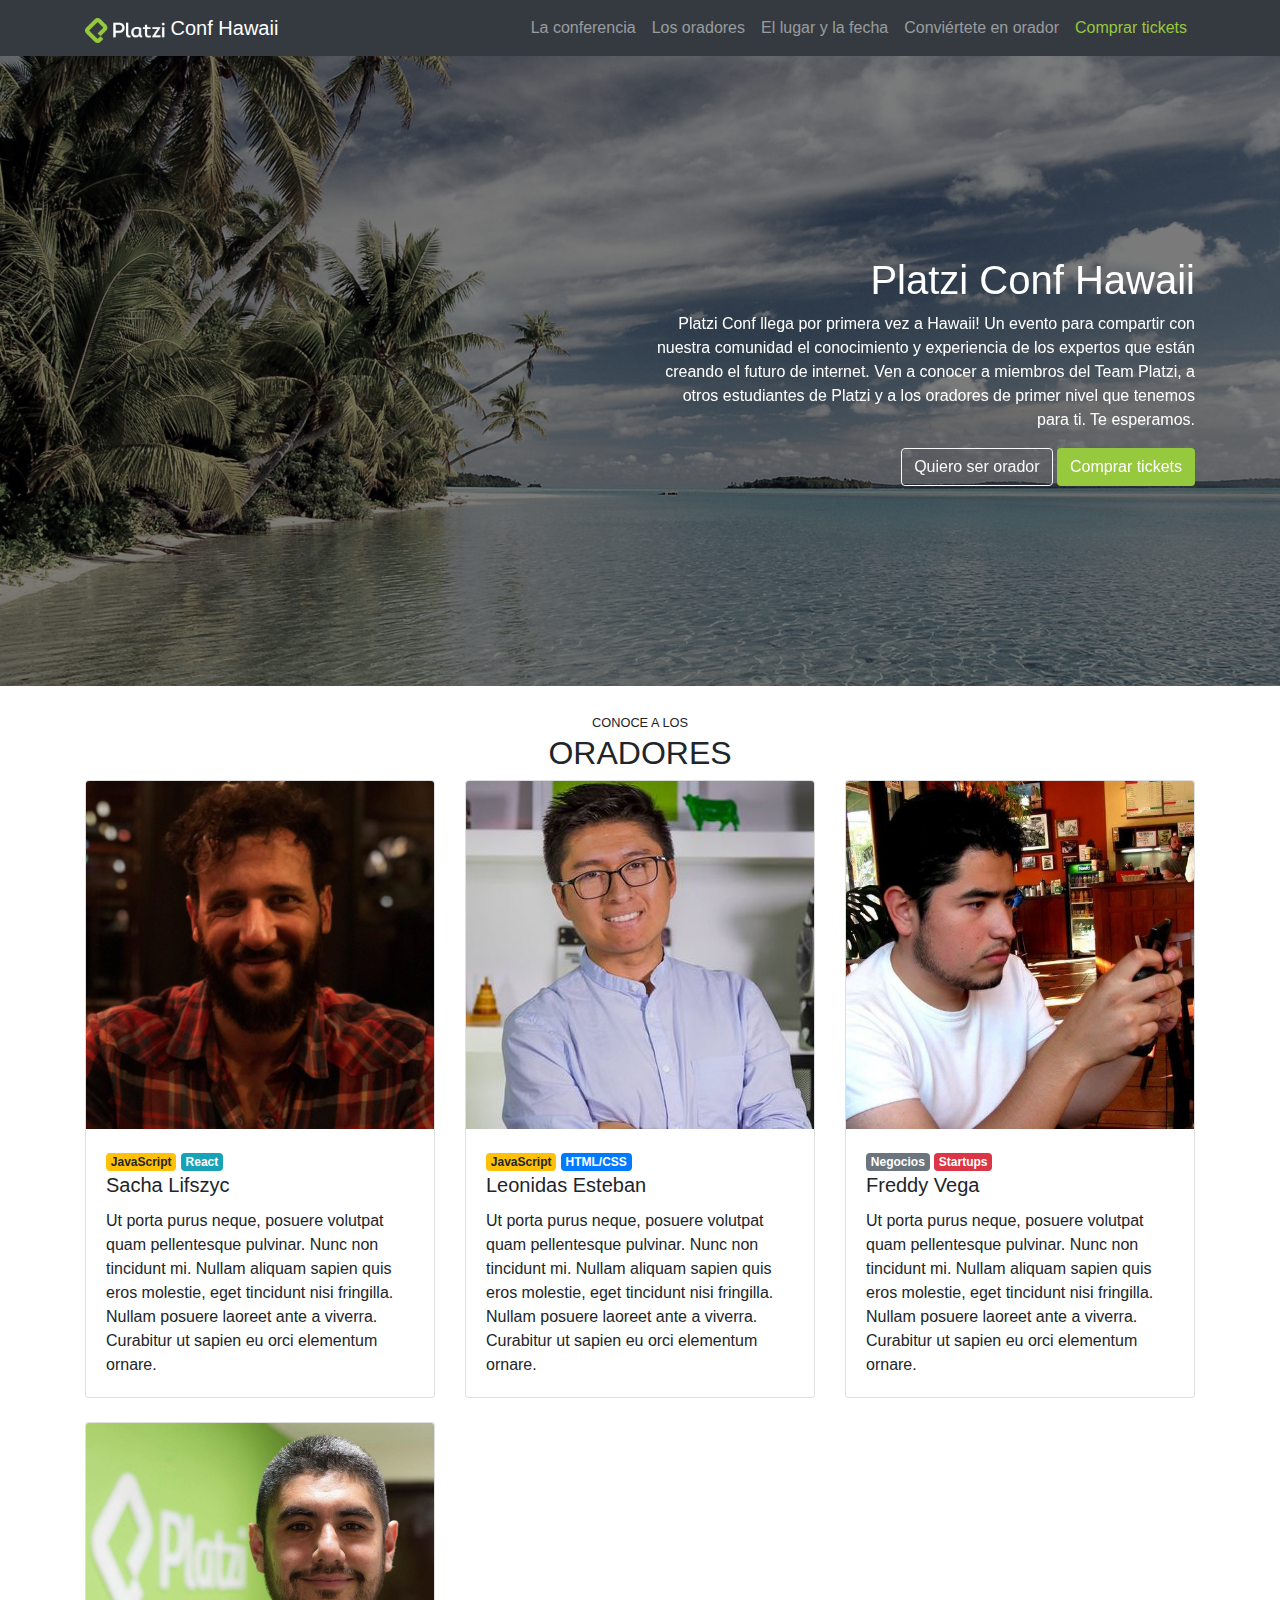
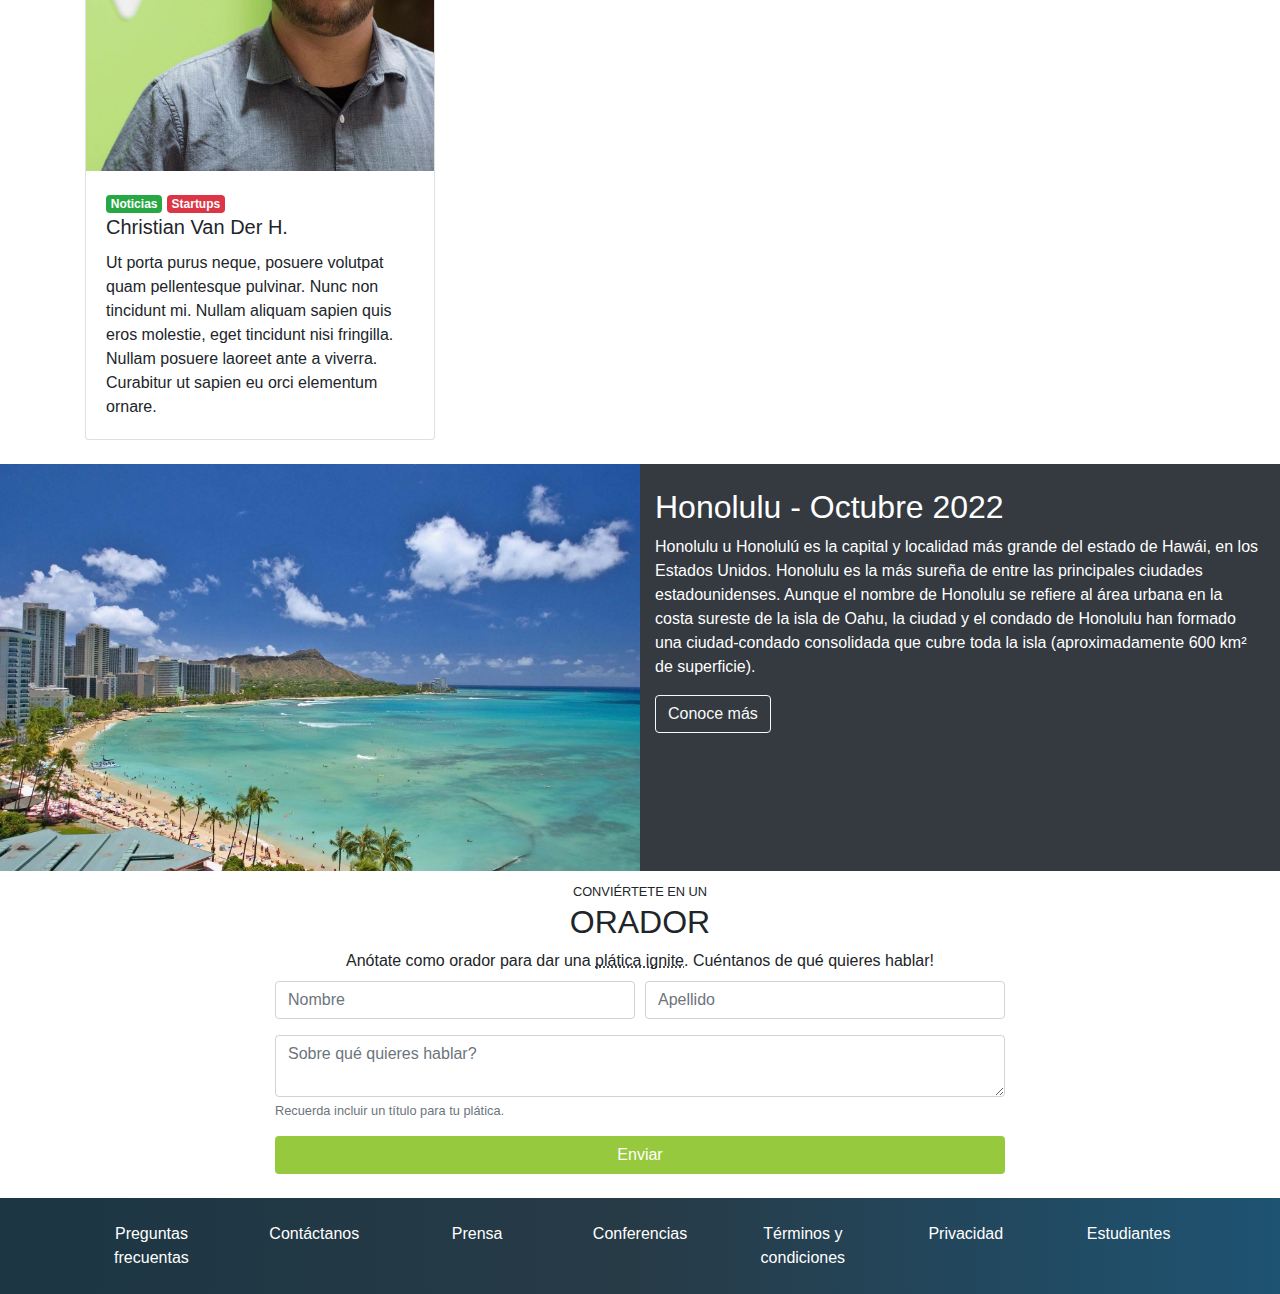
<file: index.html>
<!doctype html>
<html lang="en">
  <head>
    <!-- Required meta tags -->
    <meta charset="utf-8">
    <meta name="viewport" content="width=device-width, initial-scale=1, shrink-to-fit=no">

    <!-- Bootstrap CSS -->
    <link rel="stylesheet" href="https://stackpath.bootstrapcdn.com/bootstrap/4.4.1/css/bootstrap.min.css" integrity="sha384-Vkoo8x4CGsO3+Hhxv8T/Q5PaXtkKtu6ug5TOeNV6gBiFeWPGFN9MuhOf23Q9Ifjh" crossorigin="anonymous">
    <link rel="stylesheet" href="index.css">

    <title>PlatziConf Hawaii</title>

  </head>
  <body data-spy="scroll" data-target="#navbar" data-offset="57">

<!-- Header -->

    <nav id="header" class="navbar navbar-expand-lg navbar-dark bg-dark sticky-top">

        <div class="container">

            <a class="navbar-brand" href="#">
                <img src="assets/images/platzi-logo.png" alt="Logo" />
                Conf Hawaii
            </a>

            <button class="navbar-toggler" type="button" data-toggle="collapse" data-target="#navbar" aria-controls="navbar" aria-expanded="false" aria-label="Toggle navigation">
            <span class="navbar-toggler-icon"></span>
            </button>
        
            <div class="collapse navbar-collapse" id="navbar">
                <ul class="navbar-nav ml-auto">
                    <li class="nav-item">
                    <a class="nav-link" href="#main">La conferencia</a>
                    </li>
                    <li class="nav-item">
                    <a class="nav-link" href="#speakers">Los oradores</a>
                    </li>
                    <li class="nav-item">
                        <a class="nav-link" href="#place-time">El lugar y la fecha</a>
                    </li>
                    <li class="nav-item">
                        <a class="nav-link" href="#conviertete-en-orador">Conviértete en orador</a>
                    </li>
                    <li class="nav-item">
                        <a class="nav-link text-platzi" data-toggle="modal" data-target="#modalCompra">Comprar tickets</a>
                    </li>
                        
                </ul>
            </div>

        </div>

    </nav>

<!-- /Header -->

<!-- Main -->

    <main id="main">

        <div id="carousel" class="carousel slide carousel-fade" data-ride="carousel" data-pause="false">
        
            <div class="carousel-inner">
                <div class="carousel-item active">
                    <img src="assets/images/hawaii.jpg" class="d-block w-100" alt="Hawaii 1">
                </div>
                <div class="carousel-item">
                    <img src="assets/images/hawaii2.jpg" class="d-block w-100" alt="Hawaii 2">
                </div>
                <div class="carousel-item">
                    <img src="assets/images/hawaii3.jpeg" class="d-block w-100" alt="Hawaii 3">
                </div>
            </div>
        
            <div class="overlay">

                <div class="container">

                    <div class="row justify-content-end align-items-center">
                    
                        <div class="col-md-6 text-md-right text-center">

                            <h1>Platzi Conf Hawaii</h1>
                            <!-- d-none  display none que no se vea  d-md-block  dislay medium block que se ve a partir de resolución media -->
                            <p class="d-none d-md-block">Platzi Conf llega por primera vez a Hawaii! Un evento para
                               compartir con nuestra comunidad el conocimiento y experiencia
                               de los expertos que están creando el futuro de internet.
                               Ven a conocer a miembros del Team Platzi, a otros estudiantes 
                               de Platzi y a los oradores de primer nivel que tenemos para ti.
                               Te esperamos.
                            </p>
                            <a href="#" class="btn btn-outline-light">Quiero ser orador</a>
                            <button type="button" class="btn btn-platzi" data-toggle="modal" data-target="#modalCompra">Comprar tickets</button>
                        </div>

                    </div>

                </div>
            </div>

        </div>

    </main>

<!-- /Main -->

<!-- Speakers -->

    <section id="speakers" class="mt-4">

        <div class="container">

            <div class="row">

                <div class="col text-center text-uppercase">

                    <small>Conoce a los</small>
                    <h2>oradores</h2>

                </div>

            </div>

            <id class="row">

                <div class="mb-4 col-12 col-md-6 col-lg-4">

                    <div class="card">
                        <img src="assets/speakers/sacha.jpg" class="card-img-top" alt="Foto de Sacha">
                        <div class="card-body">
                            <div class="badges">
                                <span class="badge badge-warning">JavaScript</span>
                                <span class="badge badge-info">React</span>
                            </div>
                            <h5 class="card-title">Sacha Lifszyc</h5>
                            <p class="card-text">Ut porta purus neque, posuere volutpat quam pellentesque pulvinar. Nunc non tincidunt mi. Nullam aliquam sapien quis eros molestie, eget tincidunt nisi fringilla. Nullam posuere laoreet ante a viverra. Curabitur ut sapien eu orci elementum ornare. </p>
                        </div>
                    </div>

                </div>
                <div class="mb-4 col-12 col-md-6 col-lg-4">

                    <div class="card">
                        <img src="assets/speakers/leonidas2.jpeg" class="card-img-top" alt="Foto de Leonidas">
                        <div class="card-body">
                            <div class="badges">
                                <span class="badge badge-warning">JavaScript</span>
                                <span class="badge badge-primary">HTML/CSS</span>
                            </div>
                            <h5 class="card-title">Leonidas Esteban</h5>
                            <p class="card-text">Ut porta purus neque, posuere volutpat quam pellentesque pulvinar. Nunc non tincidunt mi. Nullam aliquam sapien quis eros molestie, eget tincidunt nisi fringilla. Nullam posuere laoreet ante a viverra. Curabitur ut sapien eu orci elementum ornare. </p>
                        </div>
                    </div>

                </div>
                <div class="mb-4 col-12 col-md-6 col-lg-4">

                    <div class="card">
                        <img src="assets/speakers/freddy.jpeg" class="card-img-top" alt="Foto de Freddy">
                        <div class="card-body">
                            <div class="badges">
                                <span class="badge badge-secondary">Negocios</span>
                                <span class="badge badge-danger">Startups</span>
                            </div>
                            <h5 class="card-title">Freddy Vega</h5>
                            <p class="card-text">Ut porta purus neque, posuere volutpat quam pellentesque pulvinar. Nunc non tincidunt mi. Nullam aliquam sapien quis eros molestie, eget tincidunt nisi fringilla. Nullam posuere laoreet ante a viverra. Curabitur ut sapien eu orci elementum ornare. </p>
                        </div>
                    </div>

                </div>

                <div class="mb-4 col-12 col-md-6 col-lg-4">

                    <div class="card">
                        <img src="assets/speakers/cvander.jpeg" class="card-img-top" alt="Foto de Christian">
                        <div class="card-body">
                            <div class="badges">
                                <span class="badge badge-success">Noticias</span>
                                <span class="badge badge-danger">Startups</span>
                            </div>
                        <h5 class="card-title">Christian Van Der H.</h5>
                        <p class="card-text">Ut porta purus neque, posuere volutpat quam pellentesque pulvinar. Nunc non tincidunt mi. Nullam aliquam sapien quis eros molestie, eget tincidunt nisi fringilla. Nullam posuere laoreet ante a viverra. Curabitur ut sapien eu orci elementum ornare. </p>
                        </div>
                    </div>

                </div>

            </id>

        </div>

    </section>
<!-- /Speakers -->

<!-- Lugar y Fechas -->

    <section id="place-time">

        <div class="container-fluid">

            <div class="row">
                
                <div class="col-12 col-lg-6 pl-0 pr-0">

                    <img src="assets/images/honolulu.jpg" alt="Honolulu" />

                </div>

                <div class="col-12 col-lg-6 pt-4 pb-4">

                    <h2>Honolulu - Octubre 2022</h2>
                    
                    <p>Honolulu u Honolulú es la capital y localidad más grande del estado de Hawái, en los Estados Unidos. Honolulu es la más sureña de entre las principales ciudades estadounidenses. Aunque el nombre de Honolulu se refiere al área urbana en la costa sureste de la isla de Oahu, la ciudad y el condado de Honolulu han formado una ciudad-condado consolidada que cubre toda la isla (aproximadamente 600 km² de superficie).</p>

                    <a class="btn btn-outline-light" href="https://es.wikipedia.org/wiki/Honolulu">Conoce más</a> 

                </div>

            </div>

        </div>

    </section>

<!-- /Lugar y Fechas -->

<!-- Conviértete en Orador -->

    <section id="conviertete-en-orador" class="pb-2 pt-2">
    
        <div class="container">

            <div class="row">

                <div class="col text-uppercase text-center">

                    <small class=""> Conviértete en un</small>

                    <h2>orador</h2>

                </div>

            </div>

            <div class="row">

                <div class="col text-center">

                    Anótate como orador para dar una <abbr data-toggle="tooltip" title="Plática de 5 minutos">plática ignite</abbr>.
                    Cuéntanos de qué quieres hablar!

                </div>

            </div>

            <div class="row">

                <div class="col col-md-10 offset-md-1 col-lg-8 offset-lg-2 pt-2">

                    <form>

                        <div class="form-row">

                            <div class="form-group col-12 col-md-6">

                                <input type="text" class="form-control" placeholder="Nombre">

                            </div>

                            <div class="form-group col-12 col-md-6">

                                <input type="text" class="form-control" placeholder="Apellido">

                            </div>

                        </div>

                        <div class="form-row">

                            <div class="form-group col">

                                <textarea name="text" class="form-control form.control-lg" placeholder="Sobre qué quieres hablar?"></textarea>
                                <small class="form-text text-muted">
                                    Recuerda incluir un título para tu plática.
                                </small>

                            </div>

                        </div>

                        <div class="row">

                            <div class="form-group col">

                                <button type="button" class="btn btn-block btn-platzi">Enviar</button>

                            </div>

                        </div>

                    </form>

                </div>

            </div>
            
        </div>

    </section>

<!-- /Conviértete en Orador -->

<!-- Footer -->
    
    <footer id="footer" class="pb-4 pt-4">

        <div class="container">

            <div class="row text-center">

                <div class="col-12 col-lg">

                    <a href="#">Preguntas frecuentas</a>

                </div>

                <div class="col-12 col-lg">

                    <a href="#">Contáctanos</a>

                </div>

                <div class="col-12 col-lg">

                    <a href="#">Prensa</a>

                </div>

                <div class="col-12 col-lg">

                    <a href="#">Conferencias</a>

                </div>


                <div class="col-12 col-lg">

                    <a href="#">Términos y condiciones</a>

                </div>

                <div class="col-12 col-lg">

                    <a href="#">Privacidad</a>

                </div>

                <div class="col-12 col-lg">

                    <a href="#">Estudiantes</a>

                </div>

            </div>

        </div>

    </footer>

<!-- /Footer -->

<!-- Modal -->

    <div class="modal fade" id="modalCompra" tabindex="-1" role="dialog" aria-labelledby="exampleModalLabel" aria-hidden="true">
        <div class="modal-dialog" role="document">
        <div class="modal-content">
            <div class="modal-header">
            <h5 class="modal-title" id="exampleModalLabel">Comprar tickets</h5>
            <button type="button" class="close" data-dismiss="modal" aria-label="Close">
                <span aria-hidden="true">&times;</span>
            </button>
            </div>
            <div class="modal-body">
            <form>

                <div class="form-row">

                    <div class="form-group col">

                        <div class="input-group mb-3">
                            <div class="input-group-prepend">
                              <span class="input-group-text" id="basic-addon1">@</span>
                            </div>
                            <input type="text" class="form-control" placeholder="Username" aria-label="Username" aria-describedby="basic-addon1">
                          </div>
                          
                    </div>

                </div>

            </form>
            
            <div class="alert alert-warning" role="alert">
                Recibirás un correo de confirmación si sales sorteado!
              </div>
            </div>

            <div class="modal-footer">
            <button type="button" class="btn btn-secondary" data-dismiss="modal">Cancelar</button>
            <button type="button" class="btn btn-platzi">Comprar</button>
            </div>
        </div>
        </div>
    </div>

<!-- /Modal -->

    <!-- Optional JavaScript -->
    <!-- jQuery first, then Popper.js, then Bootstrap JS -->
    <script src="https://code.jquery.com/jquery-3.4.1.slim.min.js" integrity="sha384-J6qa4849blE2+poT4WnyKhv5vZF5SrPo0iEjwBvKU7imGFAV0wwj1yYfoRSJoZ+n" crossorigin="anonymous"></script>
    <script src="https://cdn.jsdelivr.net/npm/popper.js@1.16.0/dist/umd/popper.min.js" integrity="sha384-Q6E9RHvbIyZFJoft+2mJbHaEWldlvI9IOYy5n3zV9zzTtmI3UksdQRVvoxMfooAo" crossorigin="anonymous"></script>
    <script src="https://stackpath.bootstrapcdn.com/bootstrap/4.4.1/js/bootstrap.min.js" integrity="sha384-wfSDF2E50Y2D1uUdj0O3uMBJnjuUD4Ih7YwaYd1iqfktj0Uod8GCExl3Og8ifwB6" crossorigin="anonymous"></script>
    <script src="index.js"></script>
  </body>
</html>
</file>
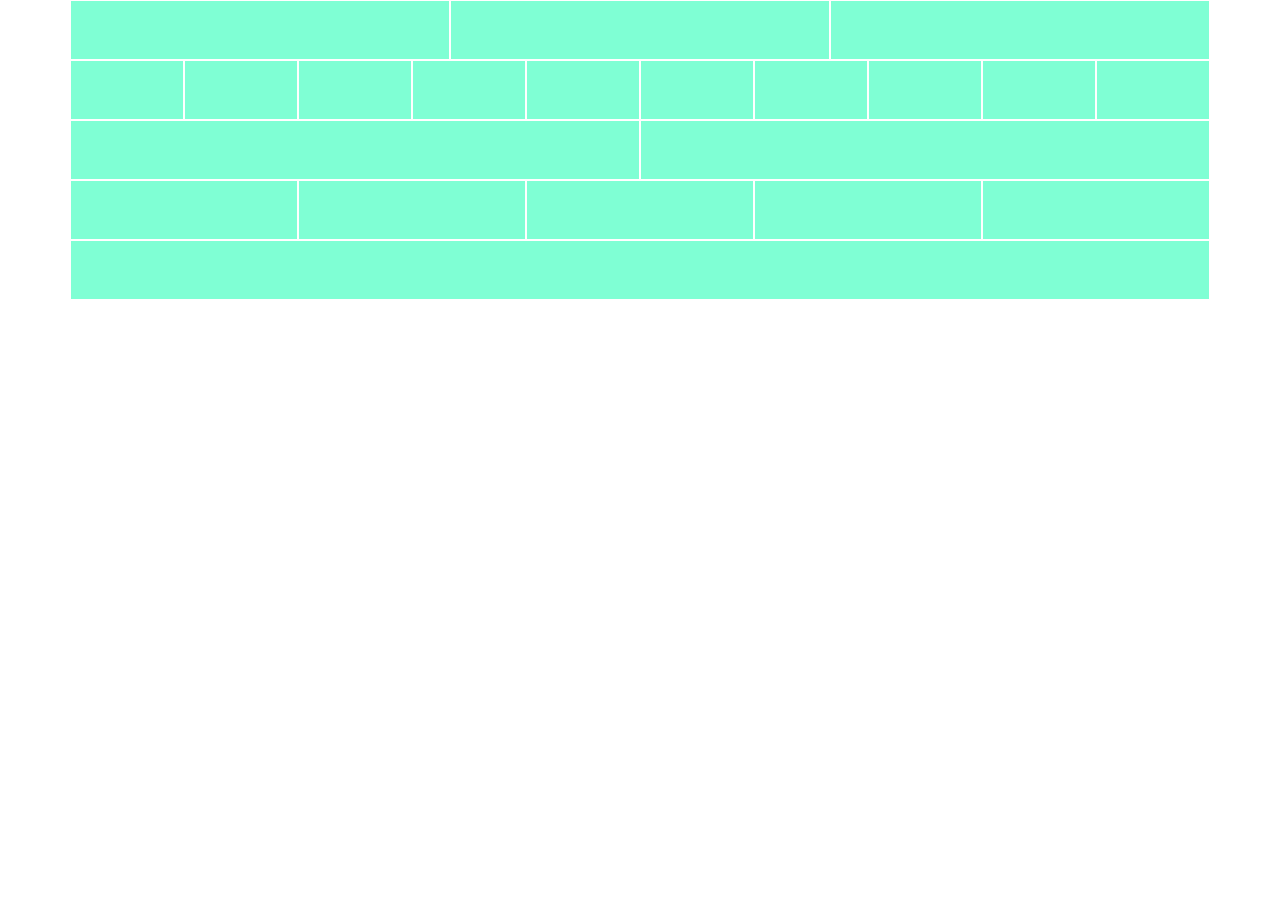
<file: index1.html>
<!doctype html>
<html lang="en">
  <head>
    <!-- Required meta tags -->
    <meta charset="utf-8">
    <meta name="viewport" content="width=device-width, initial-scale=1, shrink-to-fit=no">

    <!-- Bootstrap CSS -->
    <link rel="stylesheet" href="https://stackpath.bootstrapcdn.com/bootstrap/4.4.1/css/bootstrap.min.css" integrity="sha384-Vkoo8x4CGsO3+Hhxv8T/Q5PaXtkKtu6ug5TOeNV6gBiFeWPGFN9MuhOf23Q9Ifjh" crossorigin="anonymous">

    <style>

        .col {

            border: 1px solid white;
            height: 60px;

        }

    </style>

    <title>Desafío 1</title>

  </head>
  <body>

    <div class="container" style="background-color: aquamarine;">

        <div class="row">

            <div class="col">
            
            </div>
            <div class="col">
              
            </div>
            <div class="col">
              
            </div>  

        </div>

        <div class="row">

            <div class="col">
                
            </div>
            <div class="col">
                
            </div>
            <div class="col">
                
            </div>
            <div class="col">
                
            </div>
            <div class="col">
                
            </div>
            <div class="col">
                
            </div>
            <div class="col">
                
            </div>
            <div class="col">
                
            </div>
            <div class="col">
                
            </div>
            <div class="col">
                
            </div>

        </div>

        <div class="row">

            <div class="col">
              
            </div>
            <div class="col">
              
            </div>

        </div>

        <div class="row">

            <div class="col">
              
            </div>
            <div class="col">
              
            </div>
            <div class="col">
              
            </div>  
            <div class="col">
              
            </div>
            <div class="col">
               
            </div>  
  
        </div>

        <div class="row">

            <div class="col">
              
            </div>

        </div>

        </div>

    <!-- Optional JavaScript -->
    <!-- jQuery first, then Popper.js, then Bootstrap JS -->
    <script src="https://code.jquery.com/jquery-3.4.1.slim.min.js" integrity="sha384-J6qa4849blE2+poT4WnyKhv5vZF5SrPo0iEjwBvKU7imGFAV0wwj1yYfoRSJoZ+n" crossorigin="anonymous"></script>
    <script src="https://cdn.jsdelivr.net/npm/popper.js@1.16.0/dist/umd/popper.min.js" integrity="sha384-Q6E9RHvbIyZFJoft+2mJbHaEWldlvI9IOYy5n3zV9zzTtmI3UksdQRVvoxMfooAo" crossorigin="anonymous"></script>
    <script src="https://stackpath.bootstrapcdn.com/bootstrap/4.4.1/js/bootstrap.min.js" integrity="sha384-wfSDF2E50Y2D1uUdj0O3uMBJnjuUD4Ih7YwaYd1iqfktj0Uod8GCExl3Og8ifwB6" crossorigin="anonymous"></script>
  </body>
</html>
</file>
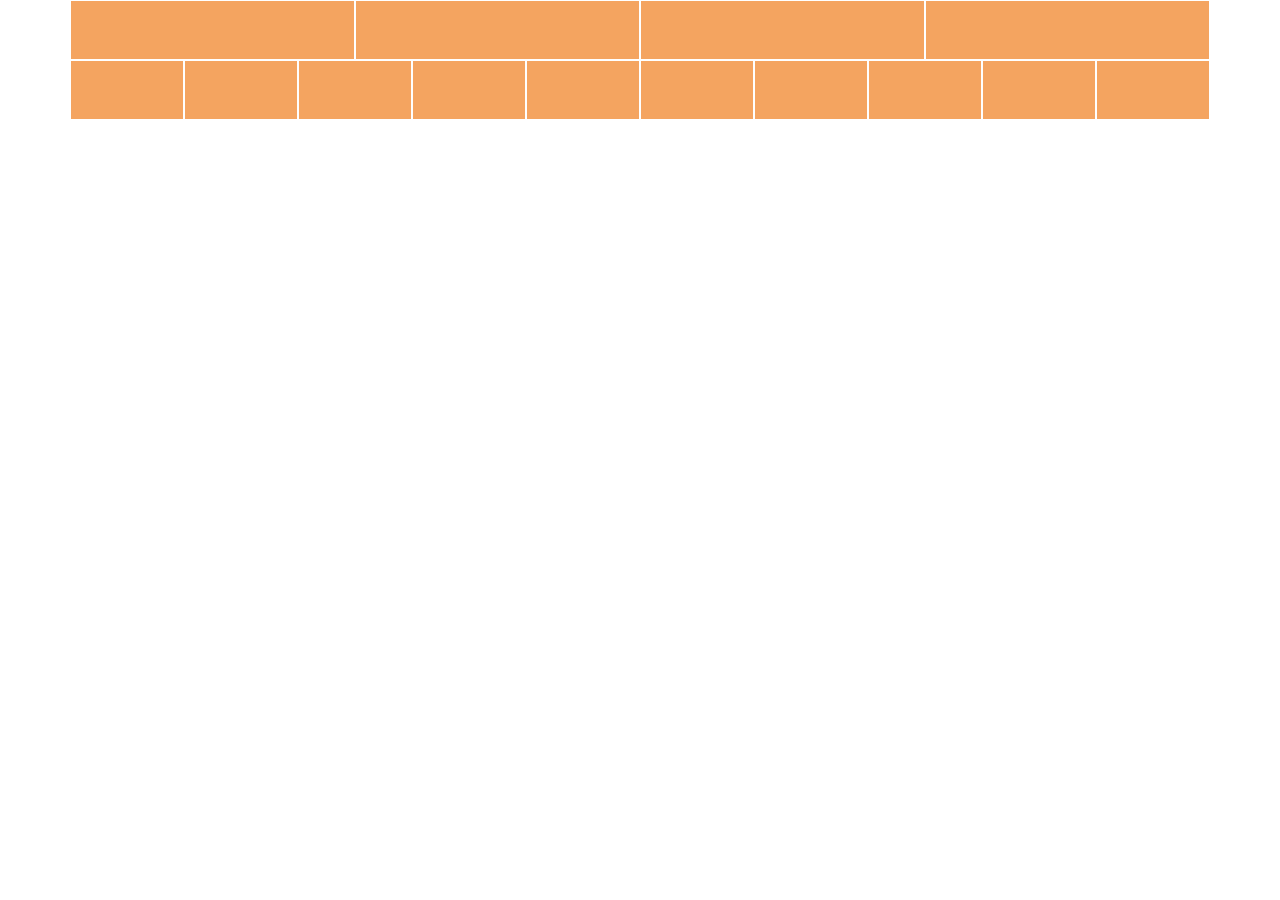
<file: index2.html>
<!doctype html>
<html lang="en">
  <head>
    <!-- Required meta tags -->
    <meta charset="utf-8">
    <meta name="viewport" content="width=device-width, initial-scale=1, shrink-to-fit=no">

    <!-- Bootstrap CSS -->
    <link rel="stylesheet" href="https://stackpath.bootstrapcdn.com/bootstrap/4.4.1/css/bootstrap.min.css" integrity="sha384-Vkoo8x4CGsO3+Hhxv8T/Q5PaXtkKtu6ug5TOeNV6gBiFeWPGFN9MuhOf23Q9Ifjh" crossorigin="anonymous">

    <style>

        .color {

            border: 1px solid white;
            height: 60px;
            background-color: sandybrown;

        }

    </style>

    <title>Desafío 2</title>

  </head>
  <body>

    <div class="container">

        <div class="row">

            <div class="color col-6 col-md-3">
            
            </div>
            <div class="color col-6 col-md-3">
              
            </div>
            <div class="color col-6 col-md-3">
              
            </div>
            <div class="color col-6 col-md-3">
              
            </div>

        </div>

        <div class="row">

            <div class="color col-12 col-md-6 col-lg">
                
            </div>
            <div class="color col-12 col-md-6 col-lg">
                
            </div>
            <div class="color col-12 col-md-6 col-lg">
                
            </div>
            <div class="color col-12 col-md-6 col-lg">
                
            </div>
            <div class="color col-12 col-md-6 col-lg">
                
            </div>
            <div class="color col-12 col-md-6 col-lg">
                
            </div>
            <div class="color col-12 col-md-6 col-lg">
                
            </div>
            <div class="color col-12 col-md-6 col-lg">
                
            </div>
            <div class="color col-12 col-md-6 col-lg">
                
            </div>
            <div class="color col-12 col-md-6 col-lg">
                
            </div>

        </div>

    </div>

    <!-- Optional JavaScript -->
    <!-- jQuery first, then Popper.js, then Bootstrap JS -->
    <script src="https://code.jquery.com/jquery-3.4.1.slim.min.js" integrity="sha384-J6qa4849blE2+poT4WnyKhv5vZF5SrPo0iEjwBvKU7imGFAV0wwj1yYfoRSJoZ+n" crossorigin="anonymous"></script>
    <script src="https://cdn.jsdelivr.net/npm/popper.js@1.16.0/dist/umd/popper.min.js" integrity="sha384-Q6E9RHvbIyZFJoft+2mJbHaEWldlvI9IOYy5n3zV9zzTtmI3UksdQRVvoxMfooAo" crossorigin="anonymous"></script>
    <script src="https://stackpath.bootstrapcdn.com/bootstrap/4.4.1/js/bootstrap.min.js" integrity="sha384-wfSDF2E50Y2D1uUdj0O3uMBJnjuUD4Ih7YwaYd1iqfktj0Uod8GCExl3Og8ifwB6" crossorigin="anonymous"></script>
  </body>
</html>
</file>
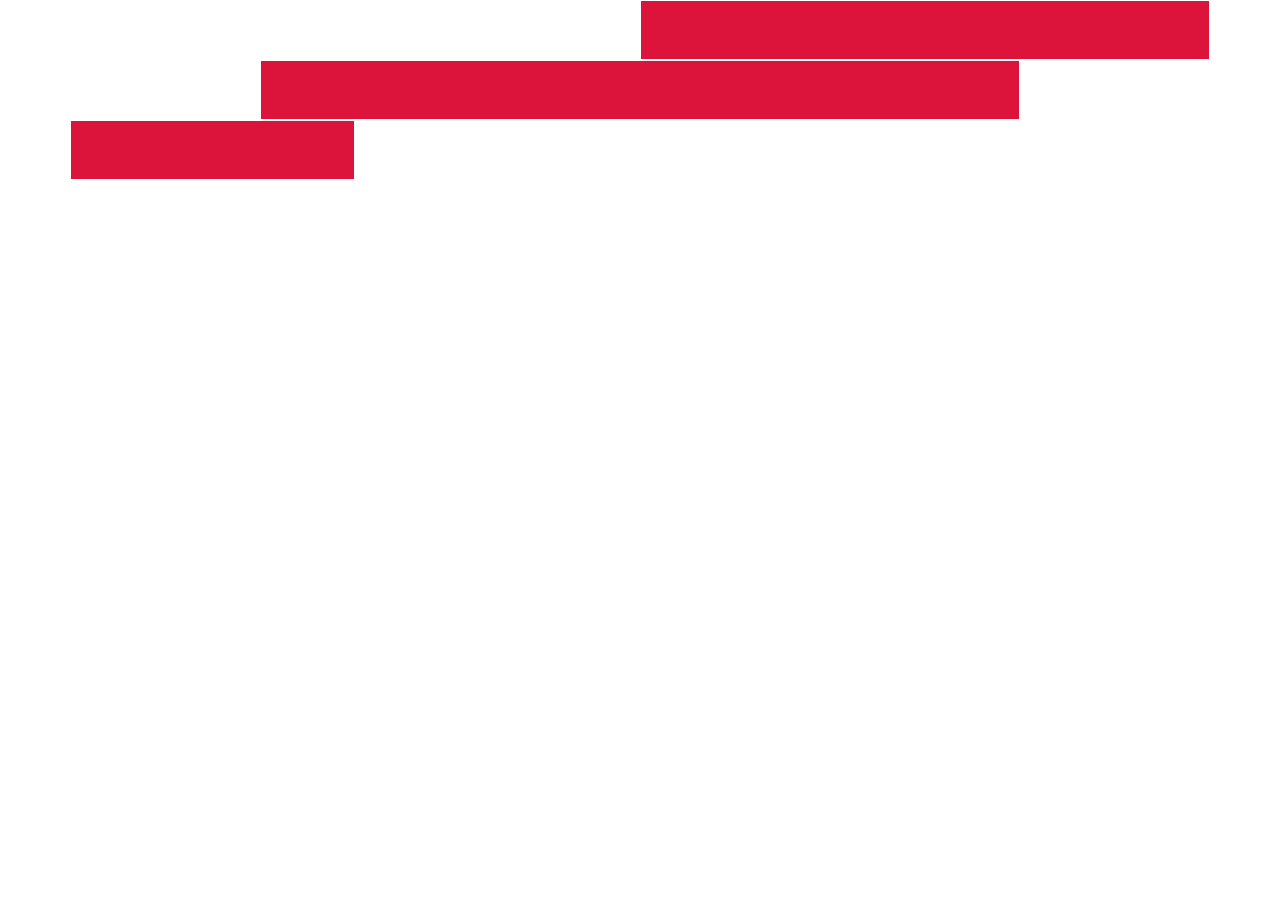
<file: index3.html>
<!doctype html>
<html lang="en">
  <head>
    <!-- Required meta tags -->
    <meta charset="utf-8">
    <meta name="viewport" content="width=device-width, initial-scale=1, shrink-to-fit=no">

    <!-- Bootstrap CSS -->
    <link rel="stylesheet" href="https://stackpath.bootstrapcdn.com/bootstrap/4.4.1/css/bootstrap.min.css" integrity="sha384-Vkoo8x4CGsO3+Hhxv8T/Q5PaXtkKtu6ug5TOeNV6gBiFeWPGFN9MuhOf23Q9Ifjh" crossorigin="anonymous">

    <style>

        .color {

            border: 1px solid white;
            height: 60px;
            background-color: crimson;

        }

    </style>

    <title>Desafío 3</title>

  </head>
  <body>

    <div class="container">

        <div class="row justify-content-md-end">

            <div class="color col-12 col-md-6">
            
            </div>

        </div>

        <div class="row justify-content-start justify-content-md-center">

            <div class="color col-8">
                
            </div>

        </div>

        <div class="row justify-content-end justify-content-md-start">

          <div class="color col-3">
              
          </div>

      </div>

    </div>

    <!-- Optional JavaScript -->
    <!-- jQuery first, then Popper.js, then Bootstrap JS -->
    <script src="https://code.jquery.com/jquery-3.4.1.slim.min.js" integrity="sha384-J6qa4849blE2+poT4WnyKhv5vZF5SrPo0iEjwBvKU7imGFAV0wwj1yYfoRSJoZ+n" crossorigin="anonymous"></script>
    <script src="https://cdn.jsdelivr.net/npm/popper.js@1.16.0/dist/umd/popper.min.js" integrity="sha384-Q6E9RHvbIyZFJoft+2mJbHaEWldlvI9IOYy5n3zV9zzTtmI3UksdQRVvoxMfooAo" crossorigin="anonymous"></script>
    <script src="https://stackpath.bootstrapcdn.com/bootstrap/4.4.1/js/bootstrap.min.js" integrity="sha384-wfSDF2E50Y2D1uUdj0O3uMBJnjuUD4Ih7YwaYd1iqfktj0Uod8GCExl3Og8ifwB6" crossorigin="anonymous"></script>
  </body>
</html>
</file>
<file: index.css>
#header img {

    width: 80px;

}


.navbar-brand img{

    vertical-align: bottom;

}


.text-platzi{

    color: #97c93e !important; 

}


.btn-platzi{

    background-color: #97c93e; 
    color:white;

}

.btn-platzi:hover{

    background-color: #779e31; 

}




#main .carousel-inner img {

    max-height: 70vh ; /* 70 view por height es el 70 %del alto de la pantalla disponisble por el navegador*/
    object-fit: cover; /* Mantiene la proporción original de la imagen, lo que hace es que la estira y le hace zoom*/
    filter: grayscale(70%); /* Aplica un filtro de degradado de grises a las imágenes, en este caso le quita un 30% del color a las imágenes*/

}


#carousel{

    position: relative;

}


#carousel .overlay{
    
    z-index: 1;
    position: absolute;
    top: 0;
    bottom: 0;
    left: 0;
    right: 0;
    background-color: rgba(0, 0, 0, 0.5);
    color: white;

}


#carousel .overlay .container,
#carousel .overlay .container .row{
    
    height: 100%;

}


#place-time{

    background-color: #343a40;
    color:white;

}


#place-time img{

    max-width: 100%;

}


#footer {

    background: linear-gradient(90deg,#1c3643,#273b47 50%,#1e5372);

}


#footer a {

    color: white;

}
</file>
